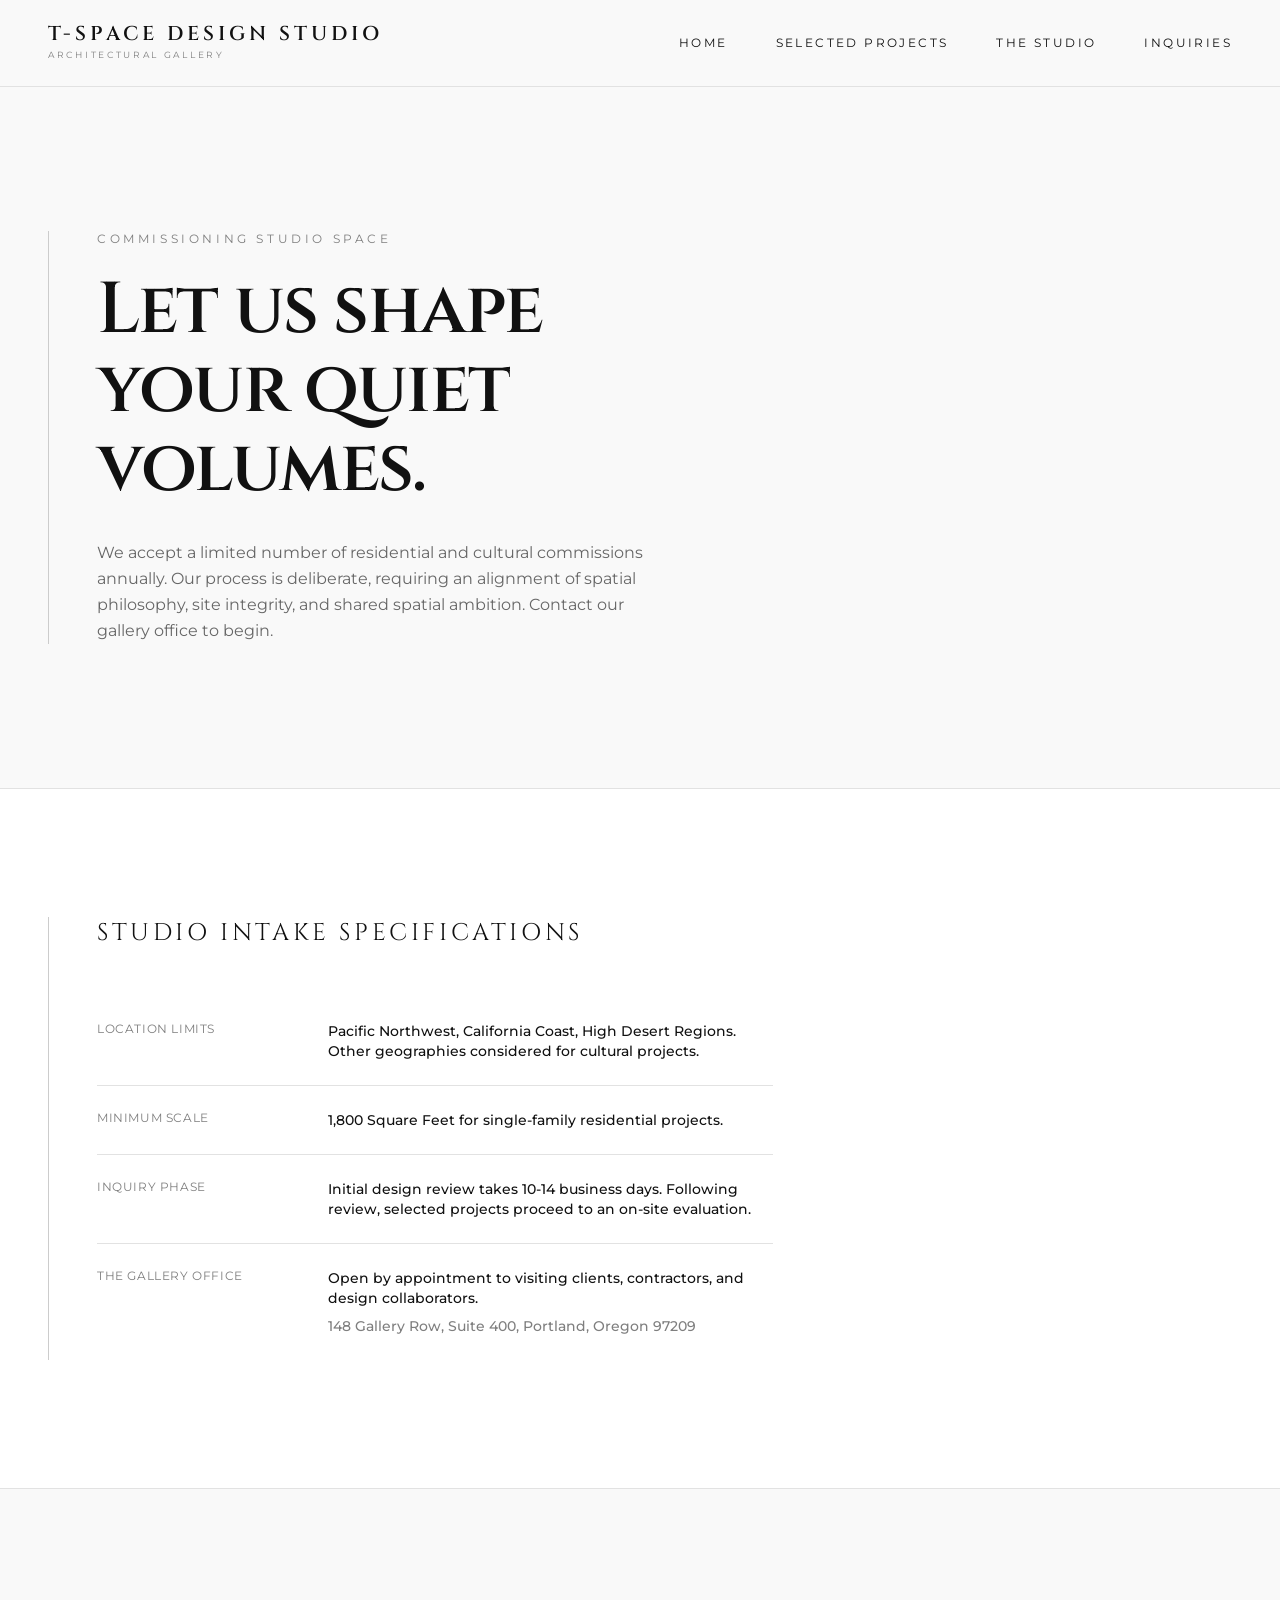
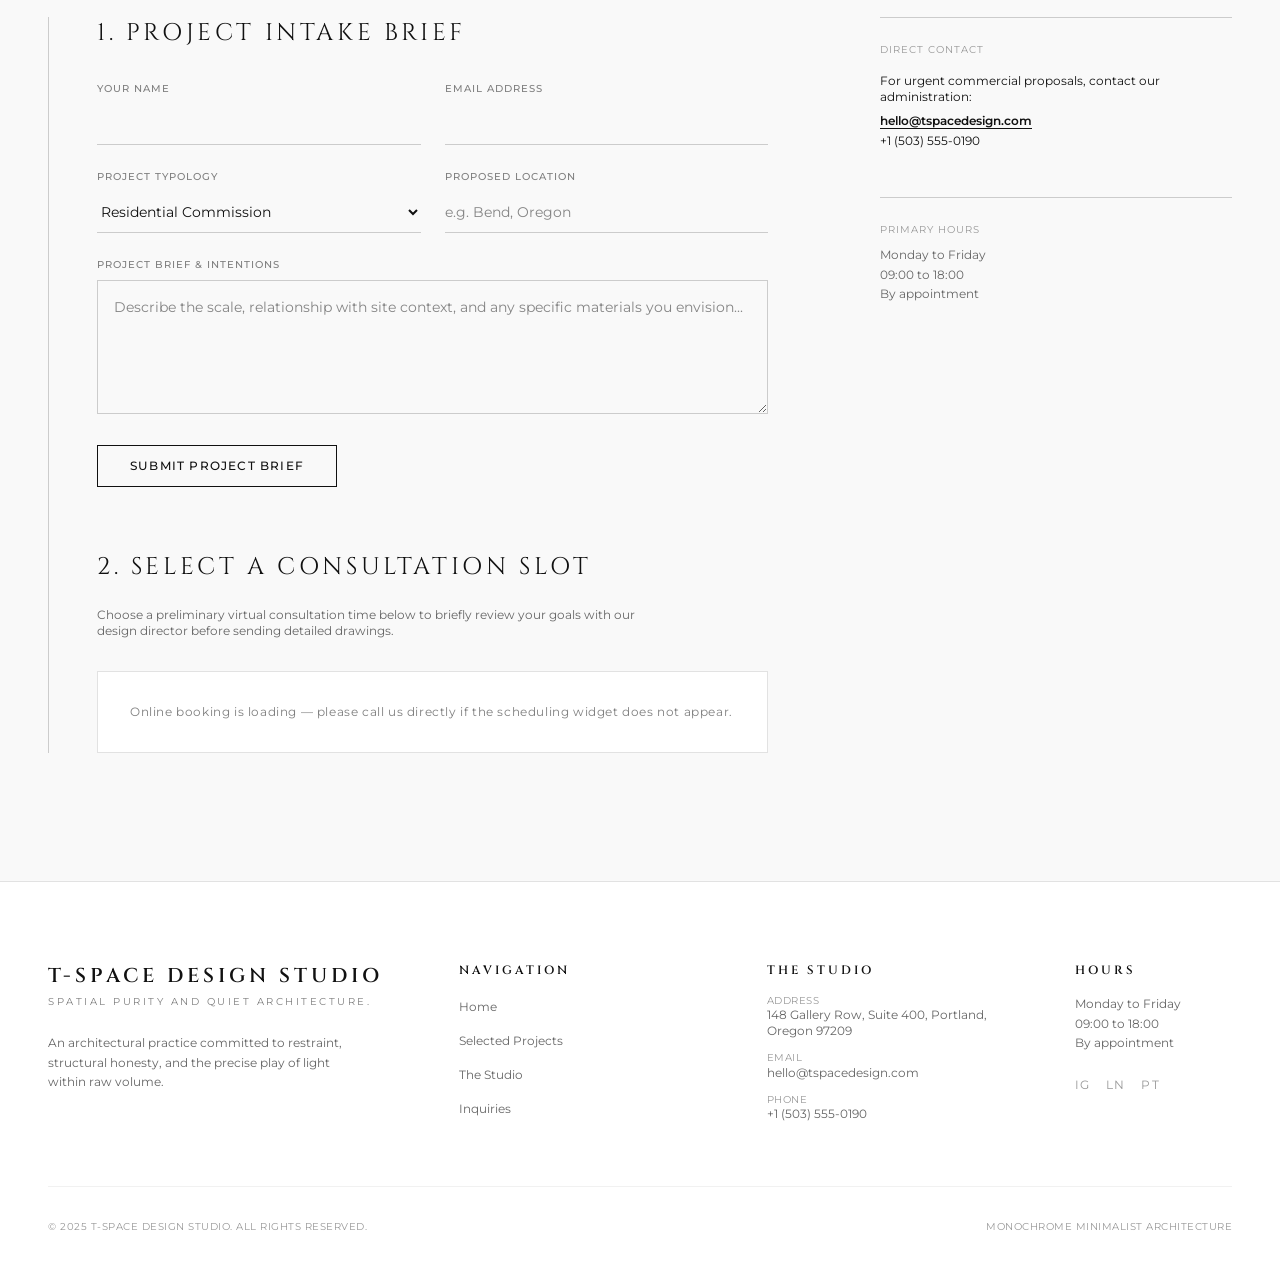
<file: contact.html>
<!DOCTYPE html>
<html lang="en">
<head>
<meta charset="utf-8">
<meta name="viewport" content="width=device-width, initial-scale=1">
<title>Inquiries | T-Space Design Studio</title>
<meta name="description" content="Initiate an architectural collaboration. Submit your project brief, schedule an initial consultation, or visit our Portland gallery studio space.">
<link rel="canonical" href="https://t-space-design-433c.sites.tibly.ai/contact">
<meta property="og:type" content="website">
<meta property="og:url" content="https://t-space-design-433c.sites.tibly.ai/contact">
<meta property="og:site_name" content="T-Space Design Studio">
<meta property="og:title" content="Inquiries | T-Space Design Studio">
<meta property="og:description" content="Initiate an architectural collaboration. Submit your project brief, schedule an initial consultation, or visit our Portland gallery studio space.">
<meta name="twitter:card" content="summary_large_image">
<link rel="icon" href="/favicon.svg" type="image/svg+xml">
<link rel="preconnect" href="https://fonts.googleapis.com">
<link rel="preconnect" href="https://fonts.gstatic.com" crossorigin>
<link href="https://fonts.googleapis.com/css2?family=Cinzel:wght@400;600;800&family=Montserrat:wght@300;400;500;600&display=swap" rel="stylesheet">
<link rel="stylesheet" href="/styles.css">
</head>
<body>
<!-- block:header -->
<header class="w-full bg-brand-50 border-b border-brand-200 sticky top-0 z-50">
  <div class="max-w-7xl mx-auto px-6 md:px-12 py-6 flex items-center justify-between">
    <a href="/" class="group flex flex-col">
      <span class="font-display text-lg md:text-xl tracking-[0.2em] text-ink uppercase font-semibold leading-none" data-tibly-field="business-name">T-Space Design Studio</span>
      <span class="font-body text-[9px] tracking-[0.3em] text-brand-500 uppercase mt-1">Architectural Gallery</span>
    </a>
    
    <nav class="hidden md:flex items-center space-x-12">
      <a href="/" class="font-body text-xs tracking-[0.2em] text-ink hover:text-brand-500 uppercase transition-colors duration-200">Home</a>
      <a href="/work" class="font-body text-xs tracking-[0.2em] text-ink hover:text-brand-500 uppercase transition-colors duration-200">Selected Projects</a>
      <a href="/studio" class="font-body text-xs tracking-[0.2em] text-ink hover:text-brand-500 uppercase transition-colors duration-200">The Studio</a>
      <a href="/contact" class="font-body text-xs tracking-[0.2em] text-ink hover:text-brand-500 uppercase transition-colors duration-200">Inquiries</a>
    </nav>

    <!-- Simple CSS-based mobile menu button and dropdown -->
    <div class="md:hidden relative group">
      <button class="flex flex-col space-y-1.5 p-2 focus:outline-none" aria-label="Toggle Menu">
        <span class="w-6 h-[1px] bg-ink"></span>
        <span class="w-6 h-[1px] bg-ink"></span>
        <span class="w-4 h-[1px] bg-ink self-end"></span>
      </button>
      <div class="absolute right-0 top-full mt-2 w-56 bg-surface border border-brand-200 shadow-sm opacity-0 invisible group-hover:opacity-100 group-hover:visible transition-all duration-200 flex flex-col py-4 z-50">
        <a href="/" class="px-6 py-2.5 font-body text-xs tracking-widest text-ink hover:bg-brand-50 uppercase">Home</a>
        <a href="/work" class="px-6 py-2.5 font-body text-xs tracking-widest text-ink hover:bg-brand-50 uppercase">Selected Projects</a>
        <a href="/studio" class="px-6 py-2.5 font-body text-xs tracking-widest text-ink hover:bg-brand-50 uppercase">The Studio</a>
        <a href="/contact" class="px-6 py-2.5 font-body text-xs tracking-widest text-ink hover:bg-brand-50 uppercase">Inquiries</a>
      </div>
    </div>
  </div>
</header>
<!-- /block:header -->
<!-- block:statement -->
<section class="relative w-full bg-brand-50 border-b border-brand-200 py-24 md:py-36 overflow-hidden" data-block="statement">
  <div class="max-w-7xl mx-auto px-6 md:px-12">
    <div class="grid grid-cols-1 lg:grid-cols-12 gap-12">
      
      <!-- Asymmetric Axis Column (aligned left, leaving the right side empty) -->
      <div class="lg:col-span-8 flex flex-col justify-center border-l border-brand-300 pl-6 md:pl-12 lg:pr-12">
        <span class="font-body text-xs tracking-[0.3em] text-brand-500 uppercase mb-6">Commissioning Studio Space</span>
        <h1 class="font-display text-4xl sm:text-6xl lg:text-7xl font-semibold tracking-tight leading-[1.1] text-ink mb-8">
          Let us shape<br>your quiet volumes.
        </h1>
        <p class="font-body text-sm md:text-base text-brand-600 max-w-xl leading-relaxed">
          We accept a limited number of residential and cultural commissions annually. Our process is deliberate, requiring an alignment of spatial philosophy, site integrity, and shared spatial ambition. Contact our gallery office to begin.
        </p>
      </div>
      
      <!-- Asymmetric Negative Space -->
      <div class="hidden lg:block lg:col-span-4"></div>

    </div>
  </div>
</section>
<!-- /block:statement -->
<!-- block:spec-table -->
<section class="w-full bg-surface py-20 md:py-32 border-b border-brand-200" data-block="spec-table">
  <div class="max-w-7xl mx-auto px-6 md:px-12">
    <div class="grid grid-cols-1 lg:grid-cols-12 gap-12">
      
      <!-- Left aligned content axis -->
      <div class="lg:col-span-8 border-l border-brand-300 pl-6 md:pl-12 lg:pr-12">
        <h2 class="font-display text-2xl tracking-[0.15em] text-ink uppercase mb-12">Studio Intake Specifications</h2>
        
        <div class="divide-y divide-brand-200 font-body">
          <div class="py-6 grid grid-cols-1 sm:grid-cols-3 gap-4">
            <span class="text-xs uppercase tracking-wider text-brand-500">Location Limits</span>
            <span class="sm:col-span-2 text-sm text-ink font-medium">Pacific Northwest, California Coast, High Desert Regions. Other geographies considered for cultural projects.</span>
          </div>
          
          <div class="py-6 grid grid-cols-1 sm:grid-cols-3 gap-4">
            <span class="text-xs uppercase tracking-wider text-brand-500">Minimum Scale</span>
            <span class="sm:col-span-2 text-sm text-ink font-medium">1,800 Square Feet for single-family residential projects.</span>
          </div>

          <div class="py-6 grid grid-cols-1 sm:grid-cols-3 gap-4">
            <span class="text-xs uppercase tracking-wider text-brand-500">Inquiry Phase</span>
            <span class="sm:col-span-2 text-sm text-ink font-medium">Initial design review takes 10-14 business days. Following review, selected projects proceed to an on-site evaluation.</span>
          </div>

          <div class="py-6 grid grid-cols-1 sm:grid-cols-3 gap-4">
            <span class="text-xs uppercase tracking-wider text-brand-500">The Gallery Office</span>
            <span class="sm:col-span-2 text-sm text-ink font-medium">
              Open by appointment to visiting clients, contractors, and design collaborators.
              <span class="block mt-2 text-brand-500" data-tibly-field="address">148 Gallery Row, Suite 400, Portland, Oregon 97209</span>
            </span>
          </div>
        </div>
      </div>

      <!-- Asymmetric Negative Space -->
      <div class="hidden lg:block lg:col-span-4"></div>

    </div>
  </div>
</section>
<!-- /block:spec-table -->
<!-- block:contact-cta -->
<section class="w-full bg-brand-50 py-20 md:py-32" data-block="contact-cta">
  <div class="max-w-7xl mx-auto px-6 md:px-12">
    <div class="grid grid-cols-1 lg:grid-cols-12 gap-12 lg:gap-16">
      
      <!-- Left side: Detailed structural contact form and scheduler alignment -->
      <div class="lg:col-span-8 border-l border-brand-300 pl-6 md:pl-12 lg:pr-12 space-y-16">
        
        <!-- Intake Form -->
        <div>
          <h3 class="font-display text-2xl tracking-[0.15em] text-ink uppercase mb-8">1. Project Intake Brief</h3>
          
          <form method="POST" action="https://api.tibly.ai/api/public/site-forms" class="space-y-6 max-w-2xl font-body">
            <input type="hidden" name="_page" value="/contact">
            <input type="text" name="_gotcha" class="hidden" tabindex="-1" autocomplete="off" aria-hidden="true">
            
            <div class="grid grid-cols-1 md:grid-cols-2 gap-6">
              <div>
                <label class="block text-[10px] uppercase tracking-widest text-brand-500 mb-2 font-medium">Your Name</label>
                <input type="text" name="name" required class="w-full border-b border-brand-300 bg-transparent py-2.5 text-sm text-ink focus:outline-none focus:border-ink transition-colors rounded-none">
              </div>
              <div>
                <label class="block text-[10px] uppercase tracking-widest text-brand-500 mb-2 font-medium">Email Address</label>
                <input type="email" name="email" required class="w-full border-b border-brand-300 bg-transparent py-2.5 text-sm text-ink focus:outline-none focus:border-ink transition-colors rounded-none">
              </div>
            </div>

            <div class="grid grid-cols-1 md:grid-cols-2 gap-6">
              <div>
                <label class="block text-[10px] uppercase tracking-widest text-brand-500 mb-2 font-medium">Project Typology</label>
                <select name="project_type" class="w-full border-b border-brand-300 bg-transparent py-2.5 text-sm text-ink focus:outline-none focus:border-ink transition-colors rounded-none">
                  <option value="residential">Residential Commission</option>
                  <option value="cultural">Cultural or Gallery Space</option>
                  <option value="interior">Interior Architecture</option>
                  <option value="other">Other Inquiry</option>
                </select>
              </div>
              <div>
                <label class="block text-[10px] uppercase tracking-widest text-brand-500 mb-2 font-medium">Proposed Location</label>
                <input type="text" name="location" placeholder="e.g. Bend, Oregon" class="w-full border-b border-brand-300 bg-transparent py-2.5 text-sm text-ink focus:outline-none focus:border-ink transition-colors rounded-none">
              </div>
            </div>

            <div>
              <label class="block text-[10px] uppercase tracking-widest text-brand-500 mb-2 font-medium">Project Brief &amp; Intentions</label>
              <textarea name="message" rows="5" required placeholder="Describe the scale, relationship with site context, and any specific materials you envision..." class="w-full border border-brand-300 bg-transparent p-4 text-sm text-ink focus:outline-none focus:border-ink transition-colors rounded-none"></textarea>
            </div>

            <div>
              <button type="submit" class="btn cursor-pointer">Submit Project Brief</button>
            </div>
          </form>
        </div>

        <!-- Appointment booking container inside structural alignment -->
        <div>
          <h3 class="font-display text-2xl tracking-[0.15em] text-ink uppercase mb-6">2. Select a Consultation Slot</h3>
          <p class="font-body text-xs text-brand-600 mb-8 max-w-xl">
            Choose a preliminary virtual consultation time below to briefly review your goals with our design director before sending detailed drawings.
          </p>
          <div class="max-w-2xl border border-brand-200 bg-surface p-6 md:p-8">
            <div data-tibly-booking>
              <p class="font-body text-xs text-brand-500 tracking-wider">Online booking is loading — please call us directly if the scheduling widget does not appear.</p>
            </div>
          </div>
        </div>

      </div>

      <!-- Right side: Asymmetric structural blank column with subtle floating content on large viewports -->
      <div class="hidden lg:block lg:col-span-4 space-y-12">
        <div class="border-t border-brand-300 pt-6">
          <p class="font-body text-[10px] tracking-widest text-brand-400 uppercase mb-4">Direct Contact</p>
          <p class="font-body text-xs text-ink">
            For urgent commercial proposals, contact our administration:
          </p>
          <p class="font-body text-xs mt-2">
            <a href="mailto:hello@tspacedesign.com" class="text-ink font-semibold border-b border-ink" data-tibly-field="email">hello@tspacedesign.com</a>
          </p>
          <p class="font-body text-xs mt-1">
            <a href="tel:+15035550190" class="text-ink" data-tibly-field="phone">+1 (503) 555-0190</a>
          </p>
        </div>
        <div class="border-t border-brand-300 pt-6">
          <p class="font-body text-[10px] tracking-widest text-brand-400 uppercase mb-2">Primary Hours</p>
          <p class="font-body text-xs text-brand-600 leading-relaxed" data-tibly-field="hours">
            Monday to Friday<br>09:00 to 18:00<br>By appointment
          </p>
        </div>
      </div>

    </div>
  </div>
</section>
<!-- /block:contact-cta -->
<!-- block:footer -->
<footer class="w-full bg-surface border-t border-brand-200 pt-20 pb-12">
  <div class="max-w-7xl mx-auto px-6 md:px-12">
    <div class="grid grid-cols-1 md:grid-cols-12 gap-12 pb-16 border-b border-brand-100">
      
      <!-- Brand column -->
      <div class="md:col-span-4 flex flex-col space-y-6">
        <div class="flex flex-col">
          <span class="font-display text-xl tracking-[0.2em] text-ink uppercase font-semibold" data-tibly-field="business-name">T-Space Design Studio</span>
          <span class="font-body text-[10px] tracking-[0.25em] text-brand-500 uppercase mt-1">Spatial purity and quiet architecture.</span>
        </div>
        <p class="font-body text-xs text-brand-600 leading-relaxed max-w-xs">
          An architectural practice committed to restraint, structural honesty, and the precise play of light within raw volume.
        </p>
      </div>

      <!-- Navigation Column -->
      <div class="md:col-span-3 flex flex-col space-y-4">
        <h4 class="font-display text-xs tracking-[0.25em] text-ink uppercase font-semibold">Navigation</h4>
        <ul class="space-y-2.5">
          <li><a href="/" class="font-body text-xs text-brand-600 hover:text-ink transition-colors duration-200">Home</a></li>
          <li><a href="/work" class="font-body text-xs text-brand-600 hover:text-ink transition-colors duration-200">Selected Projects</a></li>
          <li><a href="/studio" class="font-body text-xs text-brand-600 hover:text-ink transition-colors duration-200">The Studio</a></li>
          <li><a href="/contact" class="font-body text-xs text-brand-600 hover:text-ink transition-colors duration-200">Inquiries</a></li>
        </ul>
      </div>

      <!-- Contact Info Column -->
      <div class="md:col-span-3 flex flex-col space-y-4">
        <h4 class="font-display text-xs tracking-[0.25em] text-ink uppercase font-semibold">The Studio</h4>
        <ul class="space-y-3 font-body text-xs text-brand-600">
          <li class="flex flex-col">
            <span class="text-[10px] uppercase tracking-wider text-brand-400">Address</span>
            <span data-tibly-field="address">148 Gallery Row, Suite 400, Portland, Oregon 97209</span>
          </li>
          <li class="flex flex-col">
            <span class="text-[10px] uppercase tracking-wider text-brand-400">Email</span>
            <a href="mailto:hello@tspacedesign.com" class="hover:text-ink transition-colors" data-tibly-field="email">hello@tspacedesign.com</a>
          </li>
          <li class="flex flex-col">
            <span class="text-[10px] uppercase tracking-wider text-brand-400">Phone</span>
            <a href="tel:+15035550190" class="hover:text-ink transition-colors" data-tibly-field="phone">+1 (503) 555-0190</a>
          </li>
        </ul>
      </div>

      <!-- Studio Hours / Links Column -->
      <div class="md:col-span-2 flex flex-col space-y-4">
        <h4 class="font-display text-xs tracking-[0.25em] text-ink uppercase font-semibold">Hours</h4>
        <div class="font-body text-xs text-brand-600 leading-relaxed" data-tibly-field="hours">
          Monday to Friday<br>09:00 to 18:00<br>By appointment
        </div>
        <div class="pt-2 flex space-x-4" data-tibly-field="links">
          <a href="https://instagram.com" class="font-body text-xs tracking-widest text-brand-400 hover:text-ink uppercase transition-colors">IG</a>
          <a href="https://linkedin.com" class="font-body text-xs tracking-widest text-brand-400 hover:text-ink uppercase transition-colors">LN</a>
          <a href="https://pinterest.com" class="font-body text-xs tracking-widest text-brand-400 hover:text-ink uppercase transition-colors">PT</a>
        </div>
      </div>

    </div>

    <div class="pt-8 flex flex-col md:flex-row items-center justify-between gap-4">
      <p class="font-body text-[10px] tracking-wider text-brand-400 uppercase">
        &copy; 2025 <span data-tibly-field="business-name">T-Space Design Studio</span>. All rights reserved.
      </p>
      <p class="font-body text-[10px] tracking-wider text-brand-400 uppercase">
        Monochrome Minimalist Architecture
      </p>
    </div>
  </div>
</footer>
<!-- /block:footer -->
  <script async src="https://api.tibly.ai/widget/v1.js"></script>
</body>
</html>
</file>
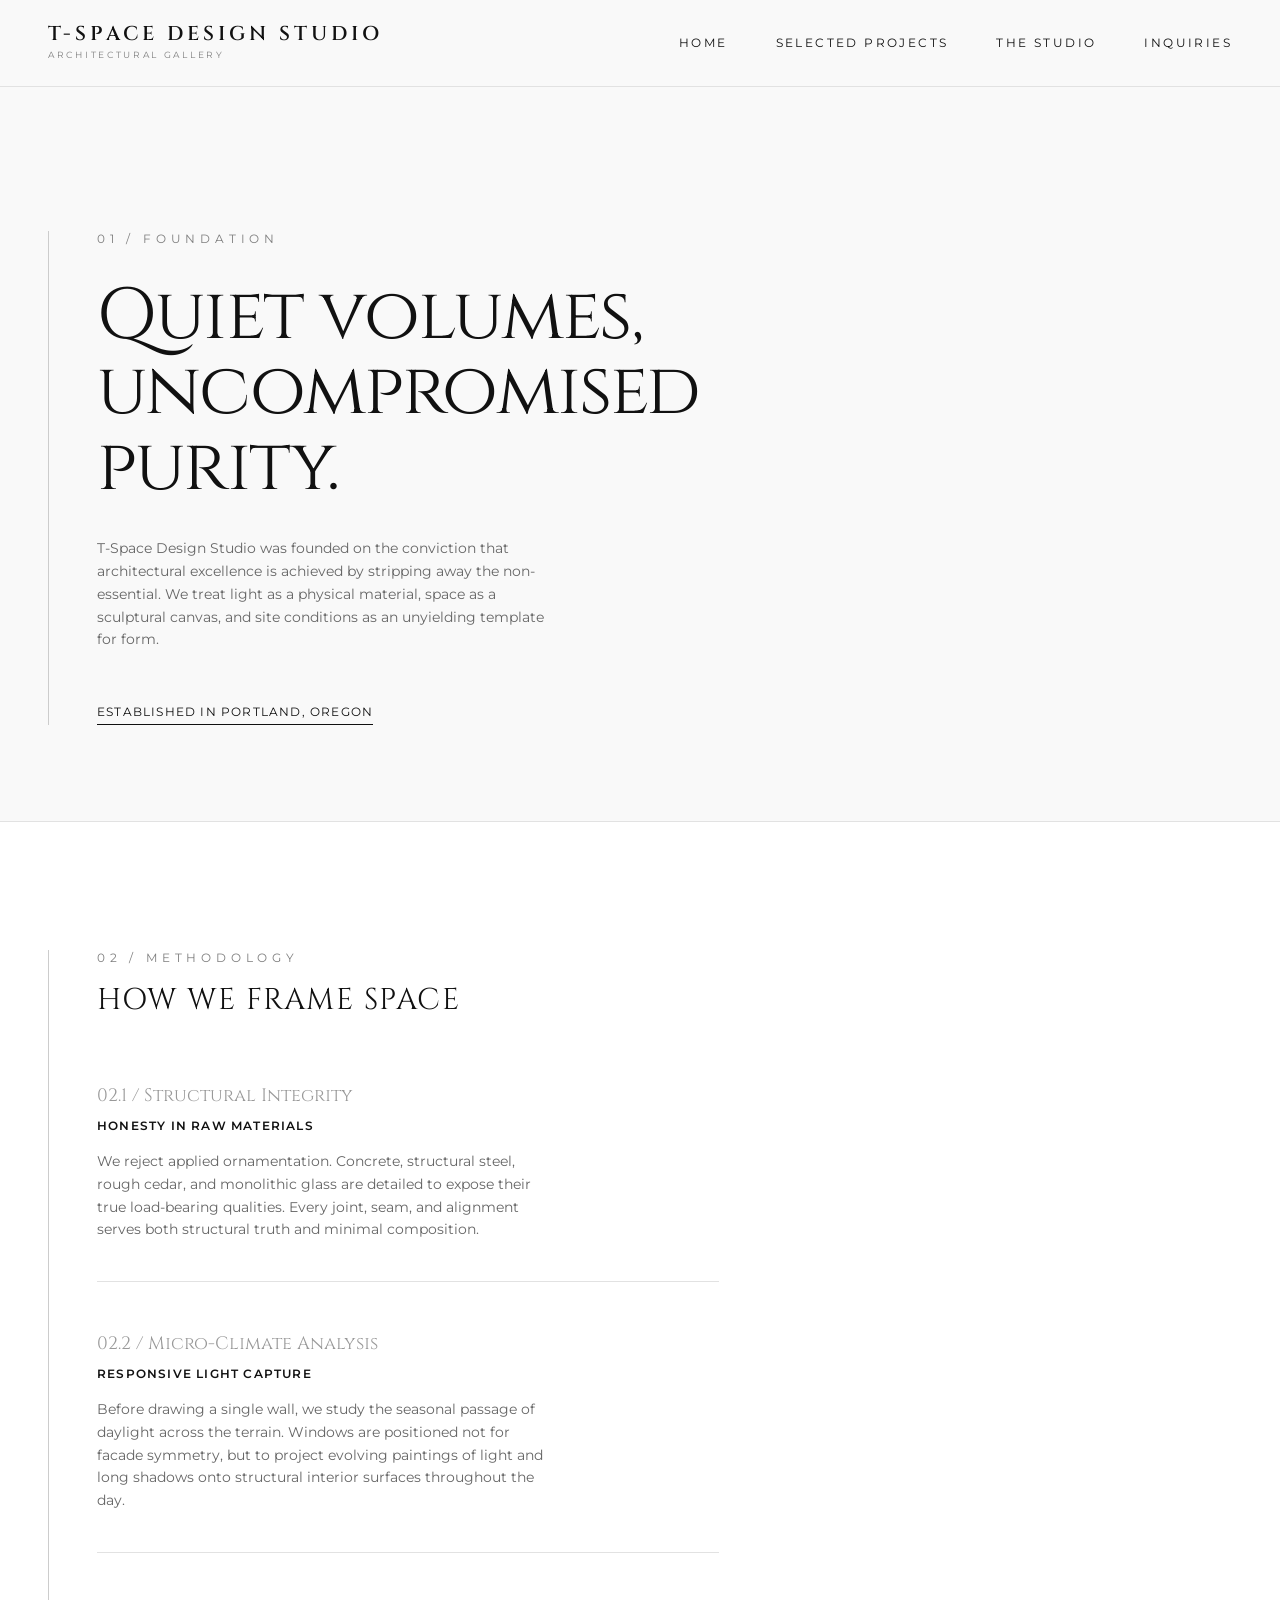
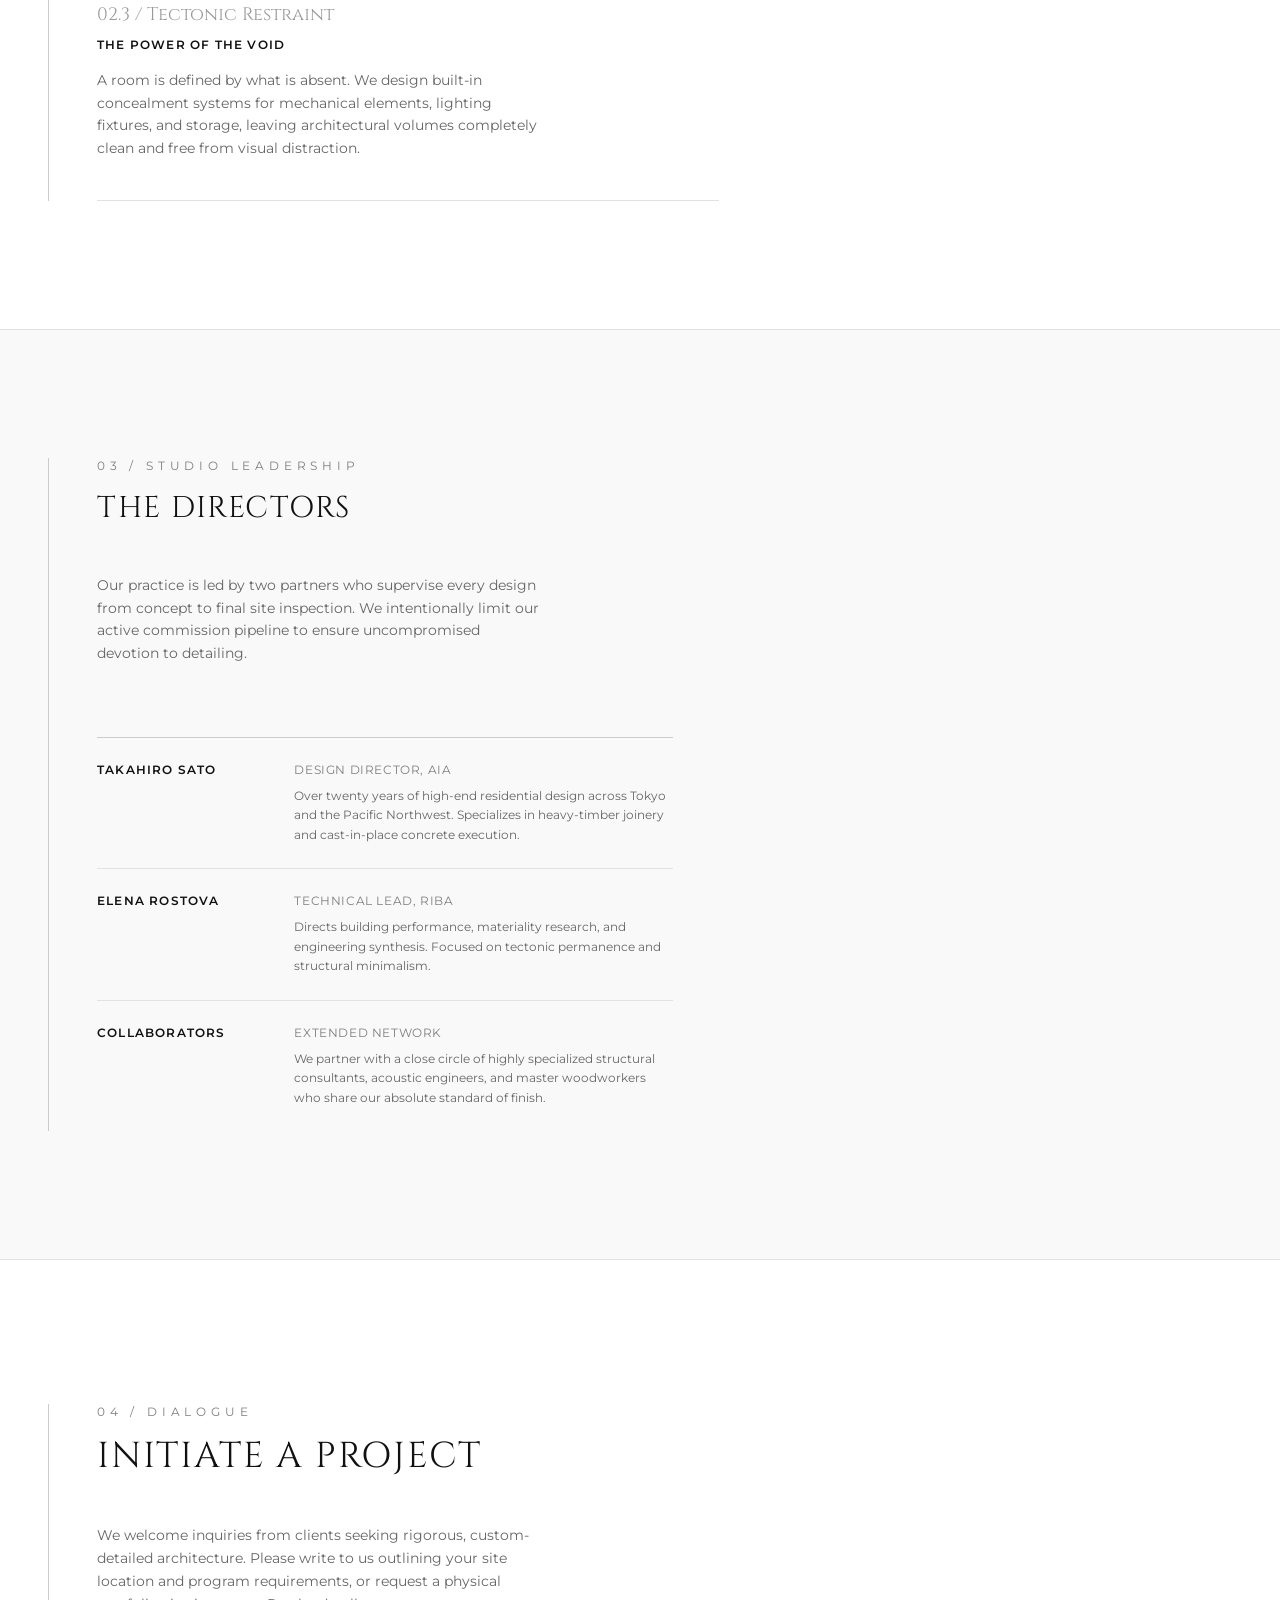
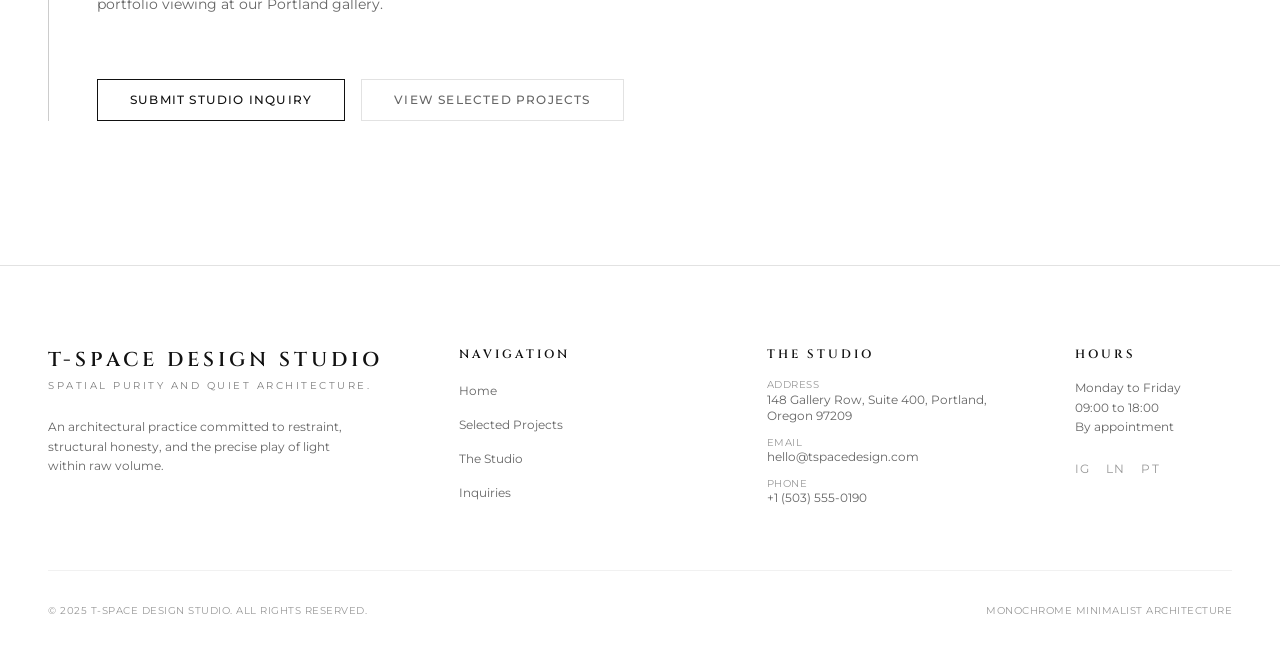
<file: studio.html>
<!DOCTYPE html>
<html lang="en">
<head>
<meta charset="utf-8">
<meta name="viewport" content="width=device-width, initial-scale=1">
<title>The Studio — T-Space Design Studio</title>
<meta name="description" content="Explore the architecture philosophy, design methodology, and leadership team of T-Space Design Studio. Deep research in spatial purity.">
<link rel="canonical" href="https://t-space-design-433c.sites.tibly.ai/studio">
<meta property="og:type" content="website">
<meta property="og:url" content="https://t-space-design-433c.sites.tibly.ai/studio">
<meta property="og:site_name" content="T-Space Design Studio">
<meta property="og:title" content="The Studio — T-Space Design Studio">
<meta property="og:description" content="Explore the architecture philosophy, design methodology, and leadership team of T-Space Design Studio. Deep research in spatial purity.">
<meta name="twitter:card" content="summary_large_image">
<link rel="icon" href="/favicon.svg" type="image/svg+xml">
<link rel="preconnect" href="https://fonts.googleapis.com">
<link rel="preconnect" href="https://fonts.gstatic.com" crossorigin>
<link href="https://fonts.googleapis.com/css2?family=Cinzel:wght@400;600;800&family=Montserrat:wght@300;400;500;600&display=swap" rel="stylesheet">
<link rel="stylesheet" href="/styles.css">
</head>
<body>
<!-- block:header -->
<header class="w-full bg-brand-50 border-b border-brand-200 sticky top-0 z-50">
  <div class="max-w-7xl mx-auto px-6 md:px-12 py-6 flex items-center justify-between">
    <a href="/" class="group flex flex-col">
      <span class="font-display text-lg md:text-xl tracking-[0.2em] text-ink uppercase font-semibold leading-none" data-tibly-field="business-name">T-Space Design Studio</span>
      <span class="font-body text-[9px] tracking-[0.3em] text-brand-500 uppercase mt-1">Architectural Gallery</span>
    </a>
    
    <nav class="hidden md:flex items-center space-x-12">
      <a href="/" class="font-body text-xs tracking-[0.2em] text-ink hover:text-brand-500 uppercase transition-colors duration-200">Home</a>
      <a href="/work" class="font-body text-xs tracking-[0.2em] text-ink hover:text-brand-500 uppercase transition-colors duration-200">Selected Projects</a>
      <a href="/studio" class="font-body text-xs tracking-[0.2em] text-ink hover:text-brand-500 uppercase transition-colors duration-200">The Studio</a>
      <a href="/contact" class="font-body text-xs tracking-[0.2em] text-ink hover:text-brand-500 uppercase transition-colors duration-200">Inquiries</a>
    </nav>

    <!-- Simple CSS-based mobile menu button and dropdown -->
    <div class="md:hidden relative group">
      <button class="flex flex-col space-y-1.5 p-2 focus:outline-none" aria-label="Toggle Menu">
        <span class="w-6 h-[1px] bg-ink"></span>
        <span class="w-6 h-[1px] bg-ink"></span>
        <span class="w-4 h-[1px] bg-ink self-end"></span>
      </button>
      <div class="absolute right-0 top-full mt-2 w-56 bg-surface border border-brand-200 shadow-sm opacity-0 invisible group-hover:opacity-100 group-hover:visible transition-all duration-200 flex flex-col py-4 z-50">
        <a href="/" class="px-6 py-2.5 font-body text-xs tracking-widest text-ink hover:bg-brand-50 uppercase">Home</a>
        <a href="/work" class="px-6 py-2.5 font-body text-xs tracking-widest text-ink hover:bg-brand-50 uppercase">Selected Projects</a>
        <a href="/studio" class="px-6 py-2.5 font-body text-xs tracking-widest text-ink hover:bg-brand-50 uppercase">The Studio</a>
        <a href="/contact" class="px-6 py-2.5 font-body text-xs tracking-widest text-ink hover:bg-brand-50 uppercase">Inquiries</a>
      </div>
    </div>
  </div>
</header>
<!-- /block:header -->
<!-- block:statement -->
<section class="relative w-full bg-brand-50 pt-24 pb-16 md:pt-36 md:pb-24 overflow-hidden" data-block="statement">
  <div class="max-w-7xl mx-auto px-6 md:px-12">
    <!-- Asymmetric Layout: Content strictly aligned to the left half, leaving the right side empty -->
    <div class="grid grid-cols-1 lg:grid-cols-12 gap-8">
      
      <div class="lg:col-span-7 flex flex-col space-y-8 border-l border-brand-300 pl-6 md:pl-12">
        <span class="font-body text-xs tracking-[0.4em] text-brand-500 uppercase">01 / Foundation</span>
        
        <h1 class="font-display text-4xl sm:text-5xl lg:text-7xl font-light text-ink tracking-tight leading-[1.05] max-w-xl">
          Quiet volumes,<br>uncompromised<br>purity.
        </h1>
        
        <p class="font-body text-sm text-brand-600 leading-relaxed max-w-md">
          T-Space Design Studio was founded on the conviction that architectural excellence is achieved by stripping away the non-essential. We treat light as a physical material, space as a sculptural canvas, and site conditions as an unyielding template for form.
        </p>
        
        <div class="pt-4">
          <p class="font-body text-xs tracking-widest text-ink uppercase border-b border-ink inline-block pb-1">
            ESTABLISHED IN PORTLAND, OREGON
          </p>
        </div>
      </div>
      
      <!-- Right hand negative space -->
      <div class="hidden lg:block lg:col-span-5"></div>
      
    </div>
  </div>
</section>
<!-- /block:statement -->
<!-- block:index-list -->
<section class="w-full bg-surface py-20 md:py-32 border-t border-brand-200" data-block="index-list">
  <div class="max-w-7xl mx-auto px-6 md:px-12">
    <div class="grid grid-cols-1 lg:grid-cols-12 gap-12">
      
      <!-- Offset Left Alignment Column -->
      <div class="lg:col-span-7 flex flex-col space-y-16 border-l border-brand-300 pl-6 md:pl-12">
        
        <div class="flex flex-col space-y-4">
          <span class="font-body text-xs tracking-[0.4em] text-brand-500 uppercase">02 / Methodology</span>
          <h2 class="font-display text-2xl md:text-3xl tracking-wider text-ink uppercase">How We Frame Space</h2>
        </div>

        <!-- Methodology Accordion/List -->
        <div class="space-y-12">
          
          <div class="group border-b border-brand-200 pb-10">
            <span class="font-display text-lg text-brand-400 block mb-2 font-light">02.1 / Structural Integrity</span>
            <h3 class="font-body text-xs tracking-widest uppercase text-ink font-semibold mb-4">Honesty in Raw Materials</h3>
            <p class="font-body text-sm text-brand-600 leading-relaxed max-w-md">
              We reject applied ornamentation. Concrete, structural steel, rough cedar, and monolithic glass are detailed to expose their true load-bearing qualities. Every joint, seam, and alignment serves both structural truth and minimal composition.
            </p>
          </div>

          <div class="group border-b border-brand-200 pb-10">
            <span class="font-display text-lg text-brand-400 block mb-2 font-light">02.2 / Micro-Climate Analysis</span>
            <h3 class="font-body text-xs tracking-widest uppercase text-ink font-semibold mb-4">Responsive Light Capture</h3>
            <p class="font-body text-sm text-brand-600 leading-relaxed max-w-md">
              Before drawing a single wall, we study the seasonal passage of daylight across the terrain. Windows are positioned not for facade symmetry, but to project evolving paintings of light and long shadows onto structural interior surfaces throughout the day.
            </p>
          </div>

          <div class="group border-b border-brand-200 pb-10">
            <span class="font-display text-lg text-brand-400 block mb-2 font-light">02.3 / Tectonic Restraint</span>
            <h3 class="font-body text-xs tracking-widest uppercase text-ink font-semibold mb-4">The Power of the Void</h3>
            <p class="font-body text-sm text-brand-600 leading-relaxed max-w-md">
              A room is defined by what is absent. We design built-in concealment systems for mechanical elements, lighting fixtures, and storage, leaving architectural volumes completely clean and free from visual distraction.
            </p>
          </div>

        </div>

      </div>

      <!-- Right hand negative space -->
      <div class="hidden lg:block lg:col-span-5"></div>

    </div>
  </div>
</section>
<!-- /block:index-list -->
<!-- block:spec-table -->
<section class="w-full bg-brand-50 py-20 md:py-32 border-t border-brand-200" data-block="spec-table">
  <div class="max-w-7xl mx-auto px-6 md:px-12">
    <div class="grid grid-cols-1 lg:grid-cols-12 gap-12">
      
      <!-- Offset Left Alignment Column -->
      <div class="lg:col-span-7 flex flex-col space-y-12 border-l border-brand-300 pl-6 md:pl-12">
        
        <div class="flex flex-col space-y-4">
          <span class="font-body text-xs tracking-[0.4em] text-brand-500 uppercase">03 / Studio Leadership</span>
          <h2 class="font-display text-2xl md:text-3xl tracking-wider text-ink uppercase">The Directors</h2>
        </div>

        <p class="font-body text-sm text-brand-600 leading-relaxed max-w-md">
          Our practice is led by two partners who supervise every design from concept to final site inspection. We intentionally limit our active commission pipeline to ensure uncompromised devotion to detailing.
        </p>

        <!-- Leadership Table / Specification style -->
        <div class="border-t border-brand-300 mt-6 divide-y divide-brand-200 max-w-xl">
          
          <div class="py-6 grid grid-cols-1 md:grid-cols-3 gap-4">
            <span class="font-body text-xs tracking-widest text-ink uppercase font-semibold">Takahiro Sato</span>
            <div class="md:col-span-2">
              <span class="font-body text-xs tracking-wider text-brand-500 uppercase block mb-2">Design Director, AIA</span>
              <p class="font-body text-xs text-brand-600 leading-relaxed">
                Over twenty years of high-end residential design across Tokyo and the Pacific Northwest. Specializes in heavy-timber joinery and cast-in-place concrete execution.
              </p>
            </div>
          </div>

          <div class="py-6 grid grid-cols-1 md:grid-cols-3 gap-4">
            <span class="font-body text-xs tracking-widest text-ink uppercase font-semibold">Elena Rostova</span>
            <div class="md:col-span-2">
              <span class="font-body text-xs tracking-wider text-brand-500 uppercase block mb-2">Technical Lead, RIBA</span>
              <p class="font-body text-xs text-brand-600 leading-relaxed">
                Directs building performance, materiality research, and engineering synthesis. Focused on tectonic permanence and structural minimalism.
              </p>
            </div>
          </div>

          <div class="py-6 grid grid-cols-1 md:grid-cols-3 gap-4">
            <span class="font-body text-xs tracking-widest text-ink uppercase font-semibold">Collaborators</span>
            <div class="md:col-span-2">
              <span class="font-body text-xs tracking-wider text-brand-500 uppercase block mb-2">Extended Network</span>
              <p class="font-body text-xs text-brand-600 leading-relaxed">
                We partner with a close circle of highly specialized structural consultants, acoustic engineers, and master woodworkers who share our absolute standard of finish.
              </p>
            </div>
          </div>

        </div>

      </div>

      <!-- Right hand negative space -->
      <div class="hidden lg:block lg:col-span-5"></div>

    </div>
  </div>
</section>
<!-- /block:spec-table -->
<!-- block:contact-cta -->
<section class="w-full bg-surface py-24 md:py-36 border-t border-brand-200" data-block="contact-cta">
  <div class="max-w-7xl mx-auto px-6 md:px-12">
    <div class="grid grid-cols-1 lg:grid-cols-12 gap-12">
      
      <!-- Offset Left Alignment Column -->
      <div class="lg:col-span-7 flex flex-col space-y-12 border-l border-brand-300 pl-6 md:pl-12">
        
        <div class="flex flex-col space-y-4">
          <span class="font-body text-xs tracking-[0.4em] text-brand-500 uppercase">04 / Dialogue</span>
          <h2 class="font-display text-3xl md:text-4xl tracking-wider text-ink uppercase">Initiate a Project</h2>
        </div>

        <p class="font-body text-sm text-brand-600 leading-relaxed max-w-md">
          We welcome inquiries from clients seeking rigorous, custom-detailed architecture. Please write to us outlining your site location and program requirements, or request a physical portfolio viewing at our Portland gallery.
        </p>

        <div class="flex flex-col sm:flex-row gap-4 pt-4">
          <a href="/contact" class="btn text-center">
            Submit Studio Inquiry
          </a>
          <a href="/work" class="btn-secondary text-center">
            View Selected Projects
          </a>
        </div>

      </div>

      <!-- Right hand negative space -->
      <div class="hidden lg:block lg:col-span-5"></div>

    </div>
  </div>
</section>
<!-- /block:contact-cta -->
<!-- block:footer -->
<footer class="w-full bg-surface border-t border-brand-200 pt-20 pb-12">
  <div class="max-w-7xl mx-auto px-6 md:px-12">
    <div class="grid grid-cols-1 md:grid-cols-12 gap-12 pb-16 border-b border-brand-100">
      
      <!-- Brand column -->
      <div class="md:col-span-4 flex flex-col space-y-6">
        <div class="flex flex-col">
          <span class="font-display text-xl tracking-[0.2em] text-ink uppercase font-semibold" data-tibly-field="business-name">T-Space Design Studio</span>
          <span class="font-body text-[10px] tracking-[0.25em] text-brand-500 uppercase mt-1">Spatial purity and quiet architecture.</span>
        </div>
        <p class="font-body text-xs text-brand-600 leading-relaxed max-w-xs">
          An architectural practice committed to restraint, structural honesty, and the precise play of light within raw volume.
        </p>
      </div>

      <!-- Navigation Column -->
      <div class="md:col-span-3 flex flex-col space-y-4">
        <h4 class="font-display text-xs tracking-[0.25em] text-ink uppercase font-semibold">Navigation</h4>
        <ul class="space-y-2.5">
          <li><a href="/" class="font-body text-xs text-brand-600 hover:text-ink transition-colors duration-200">Home</a></li>
          <li><a href="/work" class="font-body text-xs text-brand-600 hover:text-ink transition-colors duration-200">Selected Projects</a></li>
          <li><a href="/studio" class="font-body text-xs text-brand-600 hover:text-ink transition-colors duration-200">The Studio</a></li>
          <li><a href="/contact" class="font-body text-xs text-brand-600 hover:text-ink transition-colors duration-200">Inquiries</a></li>
        </ul>
      </div>

      <!-- Contact Info Column -->
      <div class="md:col-span-3 flex flex-col space-y-4">
        <h4 class="font-display text-xs tracking-[0.25em] text-ink uppercase font-semibold">The Studio</h4>
        <ul class="space-y-3 font-body text-xs text-brand-600">
          <li class="flex flex-col">
            <span class="text-[10px] uppercase tracking-wider text-brand-400">Address</span>
            <span data-tibly-field="address">148 Gallery Row, Suite 400, Portland, Oregon 97209</span>
          </li>
          <li class="flex flex-col">
            <span class="text-[10px] uppercase tracking-wider text-brand-400">Email</span>
            <a href="mailto:hello@tspacedesign.com" class="hover:text-ink transition-colors" data-tibly-field="email">hello@tspacedesign.com</a>
          </li>
          <li class="flex flex-col">
            <span class="text-[10px] uppercase tracking-wider text-brand-400">Phone</span>
            <a href="tel:+15035550190" class="hover:text-ink transition-colors" data-tibly-field="phone">+1 (503) 555-0190</a>
          </li>
        </ul>
      </div>

      <!-- Studio Hours / Links Column -->
      <div class="md:col-span-2 flex flex-col space-y-4">
        <h4 class="font-display text-xs tracking-[0.25em] text-ink uppercase font-semibold">Hours</h4>
        <div class="font-body text-xs text-brand-600 leading-relaxed" data-tibly-field="hours">
          Monday to Friday<br>09:00 to 18:00<br>By appointment
        </div>
        <div class="pt-2 flex space-x-4" data-tibly-field="links">
          <a href="https://instagram.com" class="font-body text-xs tracking-widest text-brand-400 hover:text-ink uppercase transition-colors">IG</a>
          <a href="https://linkedin.com" class="font-body text-xs tracking-widest text-brand-400 hover:text-ink uppercase transition-colors">LN</a>
          <a href="https://pinterest.com" class="font-body text-xs tracking-widest text-brand-400 hover:text-ink uppercase transition-colors">PT</a>
        </div>
      </div>

    </div>

    <div class="pt-8 flex flex-col md:flex-row items-center justify-between gap-4">
      <p class="font-body text-[10px] tracking-wider text-brand-400 uppercase">
        &copy; 2025 <span data-tibly-field="business-name">T-Space Design Studio</span>. All rights reserved.
      </p>
      <p class="font-body text-[10px] tracking-wider text-brand-400 uppercase">
        Monochrome Minimalist Architecture
      </p>
    </div>
  </div>
</footer>
<!-- /block:footer -->
  <script async src="https://api.tibly.ai/widget/v1.js"></script>
</body>
</html>
</file>
<file: styles.css>
/*! tailwindcss v4.3.2 | MIT License | https://tailwindcss.com */
@layer properties{@supports (((-webkit-hyphens:none)) and (not (margin-trim:inline))) or ((-moz-orient:inline) and (not (color:rgb(from red r g b)))){*,:before,:after,::backdrop{--tw-space-y-reverse:0;--tw-space-x-reverse:0;--tw-divide-y-reverse:0;--tw-border-style:solid;--tw-leading:initial;--tw-font-weight:initial;--tw-tracking:initial;--tw-shadow:0 0 #0000;--tw-shadow-color:initial;--tw-shadow-alpha:100%;--tw-inset-shadow:0 0 #0000;--tw-inset-shadow-color:initial;--tw-inset-shadow-alpha:100%;--tw-ring-color:initial;--tw-ring-shadow:0 0 #0000;--tw-inset-ring-color:initial;--tw-inset-ring-shadow:0 0 #0000;--tw-ring-inset:initial;--tw-ring-offset-width:0px;--tw-ring-offset-color:#fff;--tw-ring-offset-shadow:0 0 #0000;--tw-blur:initial;--tw-brightness:initial;--tw-contrast:initial;--tw-grayscale:initial;--tw-hue-rotate:initial;--tw-invert:initial;--tw-opacity:initial;--tw-saturate:initial;--tw-sepia:initial;--tw-drop-shadow:initial;--tw-drop-shadow-color:initial;--tw-drop-shadow-alpha:100%;--tw-drop-shadow-size:initial;--tw-duration:initial;--tw-scale-x:1;--tw-scale-y:1;--tw-scale-z:1}}}@layer theme{:root,:host{--font-sans:ui-sans-serif, system-ui, sans-serif, "Apple Color Emoji", "Segoe UI Emoji", "Segoe UI Symbol", "Noto Color Emoji";--font-mono:ui-monospace, SFMono-Regular, Menlo, Monaco, Consolas, "Liberation Mono", "Courier New", monospace;--spacing:.25rem;--container-xs:20rem;--container-md:28rem;--container-lg:32rem;--container-xl:36rem;--container-2xl:42rem;--container-7xl:80rem;--text-xs:.75rem;--text-xs--line-height:calc(1 / .75);--text-sm:.875rem;--text-sm--line-height:calc(1.25 / .875);--text-base:1rem;--text-base--line-height:calc(1.5 / 1);--text-lg:1.125rem;--text-lg--line-height:calc(1.75 / 1.125);--text-xl:1.25rem;--text-xl--line-height:calc(1.75 / 1.25);--text-2xl:1.5rem;--text-2xl--line-height:calc(2 / 1.5);--text-3xl:1.875rem;--text-3xl--line-height:calc(2.25 / 1.875);--text-4xl:2.25rem;--text-4xl--line-height:calc(2.5 / 2.25);--text-5xl:3rem;--text-5xl--line-height:1;--text-6xl:3.75rem;--text-6xl--line-height:1;--text-7xl:4.5rem;--text-7xl--line-height:1;--text-8xl:6rem;--text-8xl--line-height:1;--font-weight-light:300;--font-weight-medium:500;--font-weight-semibold:600;--tracking-tight:-.025em;--tracking-normal:0em;--tracking-wide:.025em;--tracking-wider:.05em;--tracking-widest:.1em;--leading-tight:1.25;--leading-snug:1.375;--leading-relaxed:1.625;--aspect-video:16 / 9;--default-transition-duration:.15s;--default-transition-timing-function:cubic-bezier(.4, 0, .2, 1);--default-font-family:var(--font-sans);--default-mono-font-family:var(--font-mono);--color-brand-50:#f9f9f9;--color-brand-100:#f1f1f1;--color-brand-200:#e2e2e2;--color-brand-300:#ccc;--color-brand-400:#999;--color-brand-500:#7f7f7f;--color-brand-600:#666;--color-brand-700:#333;--color-brand-800:#1a1a1a;--color-brand-900:#000;--color-surface:#fff;--color-ink:#111;--font-display:"Cinzel", Georgia, serif;--font-body:"Montserrat", system-ui, sans-serif;--radius-none:0px}}@layer base{*,:after,:before,::backdrop{box-sizing:border-box;border:0 solid;margin:0;padding:0}::file-selector-button{box-sizing:border-box;border:0 solid;margin:0;padding:0}html,:host{-webkit-text-size-adjust:100%;tab-size:4;line-height:1.5;font-family:var(--default-font-family,ui-sans-serif, system-ui, sans-serif, "Apple Color Emoji", "Segoe UI Emoji", "Segoe UI Symbol", "Noto Color Emoji");font-feature-settings:var(--default-font-feature-settings,normal);font-variation-settings:var(--default-font-variation-settings,normal);-webkit-tap-highlight-color:transparent}hr{height:0;color:inherit;border-top-width:1px}abbr:where([title]){-webkit-text-decoration:underline dotted;text-decoration:underline dotted}h1,h2,h3,h4,h5,h6{font-size:inherit;font-weight:inherit}a{color:inherit;-webkit-text-decoration:inherit;-webkit-text-decoration:inherit;-webkit-text-decoration:inherit;text-decoration:inherit}b,strong{font-weight:bolder}code,kbd,samp,pre{font-family:var(--default-mono-font-family,ui-monospace, SFMono-Regular, Menlo, Monaco, Consolas, "Liberation Mono", "Courier New", monospace);font-feature-settings:var(--default-mono-font-feature-settings,normal);font-variation-settings:var(--default-mono-font-variation-settings,normal);font-size:1em}small{font-size:80%}sub,sup{vertical-align:baseline;font-size:75%;line-height:0;position:relative}sub{bottom:-.25em}sup{top:-.5em}table{text-indent:0;border-color:inherit;border-collapse:collapse}:-moz-focusring{outline:auto}progress{vertical-align:baseline}summary{display:list-item}ol,ul,menu{list-style:none}img,svg,video,canvas,audio,iframe,embed,object{vertical-align:middle;display:block}img,video{max-width:100%;height:auto}button,input,select,optgroup,textarea{font:inherit;font-feature-settings:inherit;font-variation-settings:inherit;letter-spacing:inherit;color:inherit;opacity:1;background-color:#0000;border-radius:0}::file-selector-button{font:inherit;font-feature-settings:inherit;font-variation-settings:inherit;letter-spacing:inherit;color:inherit;opacity:1;background-color:#0000;border-radius:0}:where(select:is([multiple],[size])) optgroup{font-weight:bolder}:where(select:is([multiple],[size])) optgroup option{padding-inline-start:20px}::file-selector-button{margin-inline-end:4px}::placeholder{opacity:1}@supports (not ((-webkit-appearance:-apple-pay-button))) or (contain-intrinsic-size:1px){::placeholder{color:currentColor}@supports (color:color-mix(in lab, red, red)){::placeholder{color:color-mix(in oklab, currentcolor 50%, transparent)}}}textarea{resize:vertical}::-webkit-search-decoration{-webkit-appearance:none}::-webkit-date-and-time-value{min-height:1lh;text-align:inherit}::-webkit-datetime-edit{display:inline-flex}::-webkit-datetime-edit-fields-wrapper{padding:0}::-webkit-datetime-edit{padding-block:0}::-webkit-datetime-edit-year-field{padding-block:0}::-webkit-datetime-edit-month-field{padding-block:0}::-webkit-datetime-edit-day-field{padding-block:0}::-webkit-datetime-edit-hour-field{padding-block:0}::-webkit-datetime-edit-minute-field{padding-block:0}::-webkit-datetime-edit-second-field{padding-block:0}::-webkit-datetime-edit-millisecond-field{padding-block:0}::-webkit-datetime-edit-meridiem-field{padding-block:0}::-webkit-calendar-picker-indicator{line-height:1}:-moz-ui-invalid{box-shadow:none}button,input:where([type=button],[type=reset],[type=submit]){appearance:button}::file-selector-button{appearance:button}::-webkit-inner-spin-button{height:auto}::-webkit-outer-spin-button{height:auto}[hidden]:where(:not([hidden=until-found])){display:none!important}}@layer components{.btn{border-style:var(--tw-border-style);border-width:1px;border-color:var(--color-ink);padding-inline:calc(var(--spacing) * 8);padding-block:calc(var(--spacing) * 3);font-family:var(--font-body);font-size:var(--text-xs);line-height:var(--tw-leading,var(--text-xs--line-height));--tw-font-weight:var(--font-weight-medium);font-weight:var(--font-weight-medium);--tw-tracking:var(--tracking-widest);letter-spacing:var(--tracking-widest);color:var(--color-ink);text-transform:uppercase;transition-property:color,background-color,border-color,outline-color,text-decoration-color,fill,stroke,--tw-gradient-from,--tw-gradient-via,--tw-gradient-to;transition-timing-function:var(--tw-ease,var(--default-transition-timing-function));transition-duration:var(--tw-duration,var(--default-transition-duration));--tw-duration:.3s;background-color:#0000;transition-duration:.3s;display:inline-block}@media (hover:hover){.btn:hover{background-color:var(--color-ink);color:var(--color-surface)}}.btn-secondary{border-style:var(--tw-border-style);border-width:1px;border-color:var(--color-brand-200);padding-inline:calc(var(--spacing) * 8);padding-block:calc(var(--spacing) * 3);font-family:var(--font-body);font-size:var(--text-xs);line-height:var(--tw-leading,var(--text-xs--line-height));--tw-font-weight:var(--font-weight-medium);font-weight:var(--font-weight-medium);--tw-tracking:var(--tracking-widest);letter-spacing:var(--tracking-widest);color:var(--color-brand-600);text-transform:uppercase;transition-property:color,background-color,border-color,outline-color,text-decoration-color,fill,stroke,--tw-gradient-from,--tw-gradient-via,--tw-gradient-to;transition-timing-function:var(--tw-ease,var(--default-transition-timing-function));transition-duration:var(--tw-duration,var(--default-transition-duration));--tw-duration:.3s;background-color:#0000;transition-duration:.3s;display:inline-block}@media (hover:hover){.btn-secondary:hover{border-color:var(--color-ink);color:var(--color-ink)}}.card{border-style:var(--tw-border-style);border-width:1px;border-color:var(--color-brand-200);background-color:var(--color-surface);padding:calc(var(--spacing) * 8);transition-property:color,background-color,border-color,outline-color,text-decoration-color,fill,stroke,--tw-gradient-from,--tw-gradient-via,--tw-gradient-to;transition-timing-function:var(--tw-ease,var(--default-transition-timing-function));transition-duration:var(--tw-duration,var(--default-transition-duration));--tw-duration:.3s;transition-duration:.3s}@media (hover:hover){.card:hover{border-color:var(--color-ink)}}}@layer utilities{.invisible{visibility:hidden}.absolute{position:absolute}.relative{position:relative}.sticky{position:sticky}.top-0{top:0}.top-full{top:100%}.right-0{right:0}.z-50{z-index:50}.container{width:100%}@media (min-width:40rem){.container{max-width:40rem}}@media (min-width:48rem){.container{max-width:48rem}}@media (min-width:64rem){.container{max-width:64rem}}@media (min-width:80rem){.container{max-width:80rem}}@media (min-width:96rem){.container{max-width:96rem}}.mx-auto{margin-inline:auto}.mt-1{margin-top:var(--spacing)}.mt-2{margin-top:calc(var(--spacing) * 2)}.mt-4{margin-top:calc(var(--spacing) * 4)}.mt-6{margin-top:calc(var(--spacing) * 6)}.mt-8{margin-top:calc(var(--spacing) * 8)}.mt-12{margin-top:calc(var(--spacing) * 12)}.mb-2{margin-bottom:calc(var(--spacing) * 2)}.mb-4{margin-bottom:calc(var(--spacing) * 4)}.mb-6{margin-bottom:calc(var(--spacing) * 6)}.mb-8{margin-bottom:calc(var(--spacing) * 8)}.mb-12{margin-bottom:calc(var(--spacing) * 12)}.mb-16{margin-bottom:calc(var(--spacing) * 16)}.block{display:block}.flex{display:flex}.grid{display:grid}.hidden{display:none}.inline-block{display:inline-block}.aspect-\[4\/5\]{aspect-ratio:4/5}.aspect-\[16\/10\]{aspect-ratio:16/10}.aspect-video{aspect-ratio:var(--aspect-video)}.h-\[1px\]{height:1px}.h-full{height:100%}.w-4{width:calc(var(--spacing) * 4)}.w-6{width:calc(var(--spacing) * 6)}.w-56{width:calc(var(--spacing) * 56)}.w-full{width:100%}.max-w-2xl{max-width:var(--container-2xl)}.max-w-7xl{max-width:var(--container-7xl)}.max-w-lg{max-width:var(--container-lg)}.max-w-md{max-width:var(--container-md)}.max-w-xl{max-width:var(--container-xl)}.max-w-xs{max-width:var(--container-xs)}.cursor-pointer{cursor:pointer}.resize-none{resize:none}.grid-cols-1{grid-template-columns:repeat(1,minmax(0,1fr))}.flex-col{flex-direction:column}.flex-wrap{flex-wrap:wrap}.items-baseline{align-items:baseline}.items-center{align-items:center}.justify-between{justify-content:space-between}.justify-center{justify-content:center}.gap-2{gap:calc(var(--spacing) * 2)}.gap-4{gap:calc(var(--spacing) * 4)}.gap-6{gap:calc(var(--spacing) * 6)}.gap-8{gap:calc(var(--spacing) * 8)}.gap-12{gap:calc(var(--spacing) * 12)}:where(.space-y-1\.5>:not(:last-child)){--tw-space-y-reverse:0;margin-block-start:calc(calc(var(--spacing) * 1.5) * var(--tw-space-y-reverse));margin-block-end:calc(calc(var(--spacing) * 1.5) * calc(1 - var(--tw-space-y-reverse)))}:where(.space-y-2\.5>:not(:last-child)){--tw-space-y-reverse:0;margin-block-start:calc(calc(var(--spacing) * 2.5) * var(--tw-space-y-reverse));margin-block-end:calc(calc(var(--spacing) * 2.5) * calc(1 - var(--tw-space-y-reverse)))}:where(.space-y-3>:not(:last-child)){--tw-space-y-reverse:0;margin-block-start:calc(calc(var(--spacing) * 3) * var(--tw-space-y-reverse));margin-block-end:calc(calc(var(--spacing) * 3) * calc(1 - var(--tw-space-y-reverse)))}:where(.space-y-4>:not(:last-child)){--tw-space-y-reverse:0;margin-block-start:calc(calc(var(--spacing) * 4) * var(--tw-space-y-reverse));margin-block-end:calc(calc(var(--spacing) * 4) * calc(1 - var(--tw-space-y-reverse)))}:where(.space-y-6>:not(:last-child)){--tw-space-y-reverse:0;margin-block-start:calc(calc(var(--spacing) * 6) * var(--tw-space-y-reverse));margin-block-end:calc(calc(var(--spacing) * 6) * calc(1 - var(--tw-space-y-reverse)))}:where(.space-y-8>:not(:last-child)){--tw-space-y-reverse:0;margin-block-start:calc(calc(var(--spacing) * 8) * var(--tw-space-y-reverse));margin-block-end:calc(calc(var(--spacing) * 8) * calc(1 - var(--tw-space-y-reverse)))}:where(.space-y-12>:not(:last-child)){--tw-space-y-reverse:0;margin-block-start:calc(calc(var(--spacing) * 12) * var(--tw-space-y-reverse));margin-block-end:calc(calc(var(--spacing) * 12) * calc(1 - var(--tw-space-y-reverse)))}:where(.space-y-16>:not(:last-child)){--tw-space-y-reverse:0;margin-block-start:calc(calc(var(--spacing) * 16) * var(--tw-space-y-reverse));margin-block-end:calc(calc(var(--spacing) * 16) * calc(1 - var(--tw-space-y-reverse)))}.gap-x-12{column-gap:calc(var(--spacing) * 12)}:where(.space-x-4>:not(:last-child)){--tw-space-x-reverse:0;margin-inline-start:calc(calc(var(--spacing) * 4) * var(--tw-space-x-reverse));margin-inline-end:calc(calc(var(--spacing) * 4) * calc(1 - var(--tw-space-x-reverse)))}:where(.space-x-6>:not(:last-child)){--tw-space-x-reverse:0;margin-inline-start:calc(calc(var(--spacing) * 6) * var(--tw-space-x-reverse));margin-inline-end:calc(calc(var(--spacing) * 6) * calc(1 - var(--tw-space-x-reverse)))}:where(.space-x-8>:not(:last-child)){--tw-space-x-reverse:0;margin-inline-start:calc(calc(var(--spacing) * 8) * var(--tw-space-x-reverse));margin-inline-end:calc(calc(var(--spacing) * 8) * calc(1 - var(--tw-space-x-reverse)))}:where(.space-x-12>:not(:last-child)){--tw-space-x-reverse:0;margin-inline-start:calc(calc(var(--spacing) * 12) * var(--tw-space-x-reverse));margin-inline-end:calc(calc(var(--spacing) * 12) * calc(1 - var(--tw-space-x-reverse)))}.gap-y-24{row-gap:calc(var(--spacing) * 24)}:where(.divide-y>:not(:last-child)){--tw-divide-y-reverse:0;border-bottom-style:var(--tw-border-style);border-top-style:var(--tw-border-style);border-top-width:calc(1px * var(--tw-divide-y-reverse));border-bottom-width:calc(1px * calc(1 - var(--tw-divide-y-reverse)))}:where(.divide-brand-200>:not(:last-child)){border-color:var(--color-brand-200)}.self-end{align-self:flex-end}.overflow-hidden{overflow:hidden}.rounded-none{border-radius:var(--radius-none)}.border{border-style:var(--tw-border-style);border-width:1px}.border-t{border-top-style:var(--tw-border-style);border-top-width:1px}.border-b{border-bottom-style:var(--tw-border-style);border-bottom-width:1px}.border-l{border-left-style:var(--tw-border-style);border-left-width:1px}.border-l-2{border-left-style:var(--tw-border-style);border-left-width:2px}.border-brand-100{border-color:var(--color-brand-100)}.border-brand-200{border-color:var(--color-brand-200)}.border-brand-300{border-color:var(--color-brand-300)}.border-brand-400{border-color:var(--color-brand-400)}.border-brand-700{border-color:var(--color-brand-700)}.border-ink{border-color:var(--color-ink)}.border-surface{border-color:var(--color-surface)}.bg-brand-50{background-color:var(--color-brand-50)}.bg-brand-100{background-color:var(--color-brand-100)}.bg-brand-800{background-color:var(--color-brand-800)}.bg-brand-900{background-color:var(--color-brand-900)}.bg-ink{background-color:var(--color-ink)}.bg-surface{background-color:var(--color-surface)}.bg-transparent{background-color:#0000}.object-cover{object-fit:cover}.p-2{padding:calc(var(--spacing) * 2)}.p-4{padding:calc(var(--spacing) * 4)}.p-6{padding:calc(var(--spacing) * 6)}.px-2{padding-inline:calc(var(--spacing) * 2)}.px-4{padding-inline:calc(var(--spacing) * 4)}.px-6{padding-inline:calc(var(--spacing) * 6)}.px-8{padding-inline:calc(var(--spacing) * 8)}.py-2\.5{padding-block:calc(var(--spacing) * 2.5)}.py-3{padding-block:calc(var(--spacing) * 3)}.py-4{padding-block:calc(var(--spacing) * 4)}.py-6{padding-block:calc(var(--spacing) * 6)}.py-20{padding-block:calc(var(--spacing) * 20)}.py-24{padding-block:calc(var(--spacing) * 24)}.pt-2{padding-top:calc(var(--spacing) * 2)}.pt-4{padding-top:calc(var(--spacing) * 4)}.pt-6{padding-top:calc(var(--spacing) * 6)}.pt-8{padding-top:calc(var(--spacing) * 8)}.pt-20{padding-top:calc(var(--spacing) * 20)}.pt-24{padding-top:calc(var(--spacing) * 24)}.pb-1{padding-bottom:var(--spacing)}.pb-10{padding-bottom:calc(var(--spacing) * 10)}.pb-12{padding-bottom:calc(var(--spacing) * 12)}.pb-16{padding-bottom:calc(var(--spacing) * 16)}.pb-32{padding-bottom:calc(var(--spacing) * 32)}.pl-4{padding-left:calc(var(--spacing) * 4)}.pl-6{padding-left:calc(var(--spacing) * 6)}.text-center{text-align:center}.font-body{font-family:var(--font-body)}.font-display{font-family:var(--font-display)}.text-2xl{font-size:var(--text-2xl);line-height:var(--tw-leading,var(--text-2xl--line-height))}.text-3xl{font-size:var(--text-3xl);line-height:var(--tw-leading,var(--text-3xl--line-height))}.text-4xl{font-size:var(--text-4xl);line-height:var(--tw-leading,var(--text-4xl--line-height))}.text-base{font-size:var(--text-base);line-height:var(--tw-leading,var(--text-base--line-height))}.text-lg{font-size:var(--text-lg);line-height:var(--tw-leading,var(--text-lg--line-height))}.text-sm{font-size:var(--text-sm);line-height:var(--tw-leading,var(--text-sm--line-height))}.text-xl{font-size:var(--text-xl);line-height:var(--tw-leading,var(--text-xl--line-height))}.text-xs{font-size:var(--text-xs);line-height:var(--tw-leading,var(--text-xs--line-height))}.text-\[9px\]{font-size:9px}.text-\[10px\]{font-size:10px}.leading-\[0\.9\]{--tw-leading:.9;line-height:.9}.leading-\[1\.1\]{--tw-leading:1.1;line-height:1.1}.leading-\[1\.05\]{--tw-leading:1.05;line-height:1.05}.leading-none{--tw-leading:1;line-height:1}.leading-relaxed{--tw-leading:var(--leading-relaxed);line-height:var(--leading-relaxed)}.leading-snug{--tw-leading:var(--leading-snug);line-height:var(--leading-snug)}.leading-tight{--tw-leading:var(--leading-tight);line-height:var(--leading-tight)}.font-light{--tw-font-weight:var(--font-weight-light);font-weight:var(--font-weight-light)}.font-medium{--tw-font-weight:var(--font-weight-medium);font-weight:var(--font-weight-medium)}.font-semibold{--tw-font-weight:var(--font-weight-semibold);font-weight:var(--font-weight-semibold)}.tracking-\[0\.2em\]{--tw-tracking:.2em;letter-spacing:.2em}.tracking-\[0\.3em\]{--tw-tracking:.3em;letter-spacing:.3em}.tracking-\[0\.4em\]{--tw-tracking:.4em;letter-spacing:.4em}.tracking-\[0\.15em\]{--tw-tracking:.15em;letter-spacing:.15em}.tracking-\[0\.25em\]{--tw-tracking:.25em;letter-spacing:.25em}.tracking-normal{--tw-tracking:var(--tracking-normal);letter-spacing:var(--tracking-normal)}.tracking-tight{--tw-tracking:var(--tracking-tight);letter-spacing:var(--tracking-tight)}.tracking-wide{--tw-tracking:var(--tracking-wide);letter-spacing:var(--tracking-wide)}.tracking-wider{--tw-tracking:var(--tracking-wider);letter-spacing:var(--tracking-wider)}.tracking-widest{--tw-tracking:var(--tracking-widest);letter-spacing:var(--tracking-widest)}.text-brand-300{color:var(--color-brand-300)}.text-brand-400{color:var(--color-brand-400)}.text-brand-500{color:var(--color-brand-500)}.text-brand-600{color:var(--color-brand-600)}.text-brand-700{color:var(--color-brand-700)}.text-brand-800{color:var(--color-brand-800)}.text-ink{color:var(--color-ink)}.text-surface{color:var(--color-surface)}.uppercase{text-transform:uppercase}.opacity-0{opacity:0}.shadow-sm{--tw-shadow:0 1px 3px 0 var(--tw-shadow-color,#0000001a), 0 1px 2px -1px var(--tw-shadow-color,#0000001a);box-shadow:var(--tw-inset-shadow), var(--tw-inset-ring-shadow), var(--tw-ring-offset-shadow), var(--tw-ring-shadow), var(--tw-shadow)}.contrast-125{--tw-contrast:contrast(125%);filter:var(--tw-blur,) var(--tw-brightness,) var(--tw-contrast,) var(--tw-grayscale,) var(--tw-hue-rotate,) var(--tw-invert,) var(--tw-saturate,) var(--tw-sepia,) var(--tw-drop-shadow,)}.grayscale{--tw-grayscale:grayscale(100%);filter:var(--tw-blur,) var(--tw-brightness,) var(--tw-contrast,) var(--tw-grayscale,) var(--tw-hue-rotate,) var(--tw-invert,) var(--tw-saturate,) var(--tw-sepia,) var(--tw-drop-shadow,)}.transition-all{transition-property:all;transition-timing-function:var(--tw-ease,var(--default-transition-timing-function));transition-duration:var(--tw-duration,var(--default-transition-duration))}.transition-colors{transition-property:color,background-color,border-color,outline-color,text-decoration-color,fill,stroke,--tw-gradient-from,--tw-gradient-via,--tw-gradient-to;transition-timing-function:var(--tw-ease,var(--default-transition-timing-function));transition-duration:var(--tw-duration,var(--default-transition-duration))}.transition-transform{transition-property:transform,translate,scale,rotate;transition-timing-function:var(--tw-ease,var(--default-transition-timing-function));transition-duration:var(--tw-duration,var(--default-transition-duration))}.duration-200{--tw-duration:.2s;transition-duration:.2s}.duration-300{--tw-duration:.3s;transition-duration:.3s}.duration-700{--tw-duration:.7s;transition-duration:.7s}@media (hover:hover){.group-hover\:visible:is(:where(.group):hover *){visibility:visible}.group-hover\:scale-105:is(:where(.group):hover *){--tw-scale-x:105%;--tw-scale-y:105%;--tw-scale-z:105%;scale:var(--tw-scale-x) var(--tw-scale-y)}.group-hover\:underline:is(:where(.group):hover *){text-decoration-line:underline}.group-hover\:opacity-100:is(:where(.group):hover *){opacity:1}.hover\:scale-105:hover{--tw-scale-x:105%;--tw-scale-y:105%;--tw-scale-z:105%;scale:var(--tw-scale-x) var(--tw-scale-y)}.hover\:bg-brand-50:hover{background-color:var(--color-brand-50)}.hover\:bg-surface:hover{background-color:var(--color-surface)}.hover\:text-brand-500:hover{color:var(--color-brand-500)}.hover\:text-ink:hover{color:var(--color-ink)}}.focus\:border-ink:focus{border-color:var(--color-ink)}.focus\:border-surface:focus{border-color:var(--color-surface)}.focus\:outline-none:focus{--tw-outline-style:none;outline-style:none}@media (min-width:40rem){.sm\:col-span-2{grid-column:span 2/span 2}.sm\:grid-cols-3{grid-template-columns:repeat(3,minmax(0,1fr))}.sm\:flex-row{flex-direction:row}.sm\:text-right{text-align:right}.sm\:text-5xl{font-size:var(--text-5xl);line-height:var(--tw-leading,var(--text-5xl--line-height))}.sm\:text-6xl{font-size:var(--text-6xl);line-height:var(--tw-leading,var(--text-6xl--line-height))}.sm\:text-base{font-size:var(--text-base);line-height:var(--tw-leading,var(--text-base--line-height))}}@media (min-width:48rem){.md\:col-span-2{grid-column:span 2/span 2}.md\:col-span-3{grid-column:span 3/span 3}.md\:col-span-4{grid-column:span 4/span 4}.md\:col-span-5{grid-column:span 5/span 5}.md\:flex{display:flex}.md\:hidden{display:none}.md\:w-auto{width:auto}.md\:grid-cols-2{grid-template-columns:repeat(2,minmax(0,1fr))}.md\:grid-cols-3{grid-template-columns:repeat(3,minmax(0,1fr))}.md\:grid-cols-7{grid-template-columns:repeat(7,minmax(0,1fr))}.md\:grid-cols-8{grid-template-columns:repeat(8,minmax(0,1fr))}.md\:grid-cols-12{grid-template-columns:repeat(12,minmax(0,1fr))}.md\:flex-row{flex-direction:row}.md\:items-baseline{align-items:baseline}.md\:items-center{align-items:center}.md\:justify-between{justify-content:space-between}.md\:p-8{padding:calc(var(--spacing) * 8)}.md\:px-12{padding-inline:calc(var(--spacing) * 12)}.md\:py-32{padding-block:calc(var(--spacing) * 32)}.md\:py-36{padding-block:calc(var(--spacing) * 36)}.md\:pt-36{padding-top:calc(var(--spacing) * 36)}.md\:pt-40{padding-top:calc(var(--spacing) * 40)}.md\:pb-24{padding-bottom:calc(var(--spacing) * 24)}.md\:pb-52{padding-bottom:calc(var(--spacing) * 52)}.md\:pl-12{padding-left:calc(var(--spacing) * 12)}.md\:text-3xl{font-size:var(--text-3xl);line-height:var(--tw-leading,var(--text-3xl--line-height))}.md\:text-4xl{font-size:var(--text-4xl);line-height:var(--tw-leading,var(--text-4xl--line-height))}.md\:text-5xl{font-size:var(--text-5xl);line-height:var(--tw-leading,var(--text-5xl--line-height))}.md\:text-8xl{font-size:var(--text-8xl);line-height:var(--tw-leading,var(--text-8xl--line-height))}.md\:text-base{font-size:var(--text-base);line-height:var(--tw-leading,var(--text-base--line-height))}.md\:text-xl{font-size:var(--text-xl);line-height:var(--tw-leading,var(--text-xl--line-height))}}@media (min-width:64rem){.lg\:col-span-1{grid-column:span 1/span 1}.lg\:col-span-4{grid-column:span 4/span 4}.lg\:col-span-5{grid-column:span 5/span 5}.lg\:col-span-7{grid-column:span 7/span 7}.lg\:col-span-8{grid-column:span 8/span 8}.lg\:block{display:block}.lg\:grid-cols-12{grid-template-columns:repeat(12,minmax(0,1fr))}.lg\:gap-16{gap:calc(var(--spacing) * 16)}.lg\:pr-12{padding-right:calc(var(--spacing) * 12)}.lg\:pl-4{padding-left:calc(var(--spacing) * 4)}.lg\:text-7xl{font-size:var(--text-7xl);line-height:var(--tw-leading,var(--text-7xl--line-height))}}}@property --tw-space-y-reverse{syntax:"*";inherits:false;initial-value:0}@property --tw-space-x-reverse{syntax:"*";inherits:false;initial-value:0}@property --tw-divide-y-reverse{syntax:"*";inherits:false;initial-value:0}@property --tw-border-style{syntax:"*";inherits:false;initial-value:solid}@property --tw-leading{syntax:"*";inherits:false}@property --tw-font-weight{syntax:"*";inherits:false}@property --tw-tracking{syntax:"*";inherits:false}@property --tw-shadow{syntax:"*";inherits:false;initial-value:0 0 #0000}@property --tw-shadow-color{syntax:"*";inherits:false}@property --tw-shadow-alpha{syntax:"<percentage>";inherits:false;initial-value:100%}@property --tw-inset-shadow{syntax:"*";inherits:false;initial-value:0 0 #0000}@property --tw-inset-shadow-color{syntax:"*";inherits:false}@property --tw-inset-shadow-alpha{syntax:"<percentage>";inherits:false;initial-value:100%}@property --tw-ring-color{syntax:"*";inherits:false}@property --tw-ring-shadow{syntax:"*";inherits:false;initial-value:0 0 #0000}@property --tw-inset-ring-color{syntax:"*";inherits:false}@property --tw-inset-ring-shadow{syntax:"*";inherits:false;initial-value:0 0 #0000}@property --tw-ring-inset{syntax:"*";inherits:false}@property --tw-ring-offset-width{syntax:"<length>";inherits:false;initial-value:0}@property --tw-ring-offset-color{syntax:"*";inherits:false;initial-value:#fff}@property --tw-ring-offset-shadow{syntax:"*";inherits:false;initial-value:0 0 #0000}@property --tw-blur{syntax:"*";inherits:false}@property --tw-brightness{syntax:"*";inherits:false}@property --tw-contrast{syntax:"*";inherits:false}@property --tw-grayscale{syntax:"*";inherits:false}@property --tw-hue-rotate{syntax:"*";inherits:false}@property --tw-invert{syntax:"*";inherits:false}@property --tw-opacity{syntax:"*";inherits:false}@property --tw-saturate{syntax:"*";inherits:false}@property --tw-sepia{syntax:"*";inherits:false}@property --tw-drop-shadow{syntax:"*";inherits:false}@property --tw-drop-shadow-color{syntax:"*";inherits:false}@property --tw-drop-shadow-alpha{syntax:"<percentage>";inherits:false;initial-value:100%}@property --tw-drop-shadow-size{syntax:"*";inherits:false}@property --tw-duration{syntax:"*";inherits:false}@property --tw-scale-x{syntax:"*";inherits:false;initial-value:1}@property --tw-scale-y{syntax:"*";inherits:false;initial-value:1}@property --tw-scale-z{syntax:"*";inherits:false;initial-value:1}
</file>
